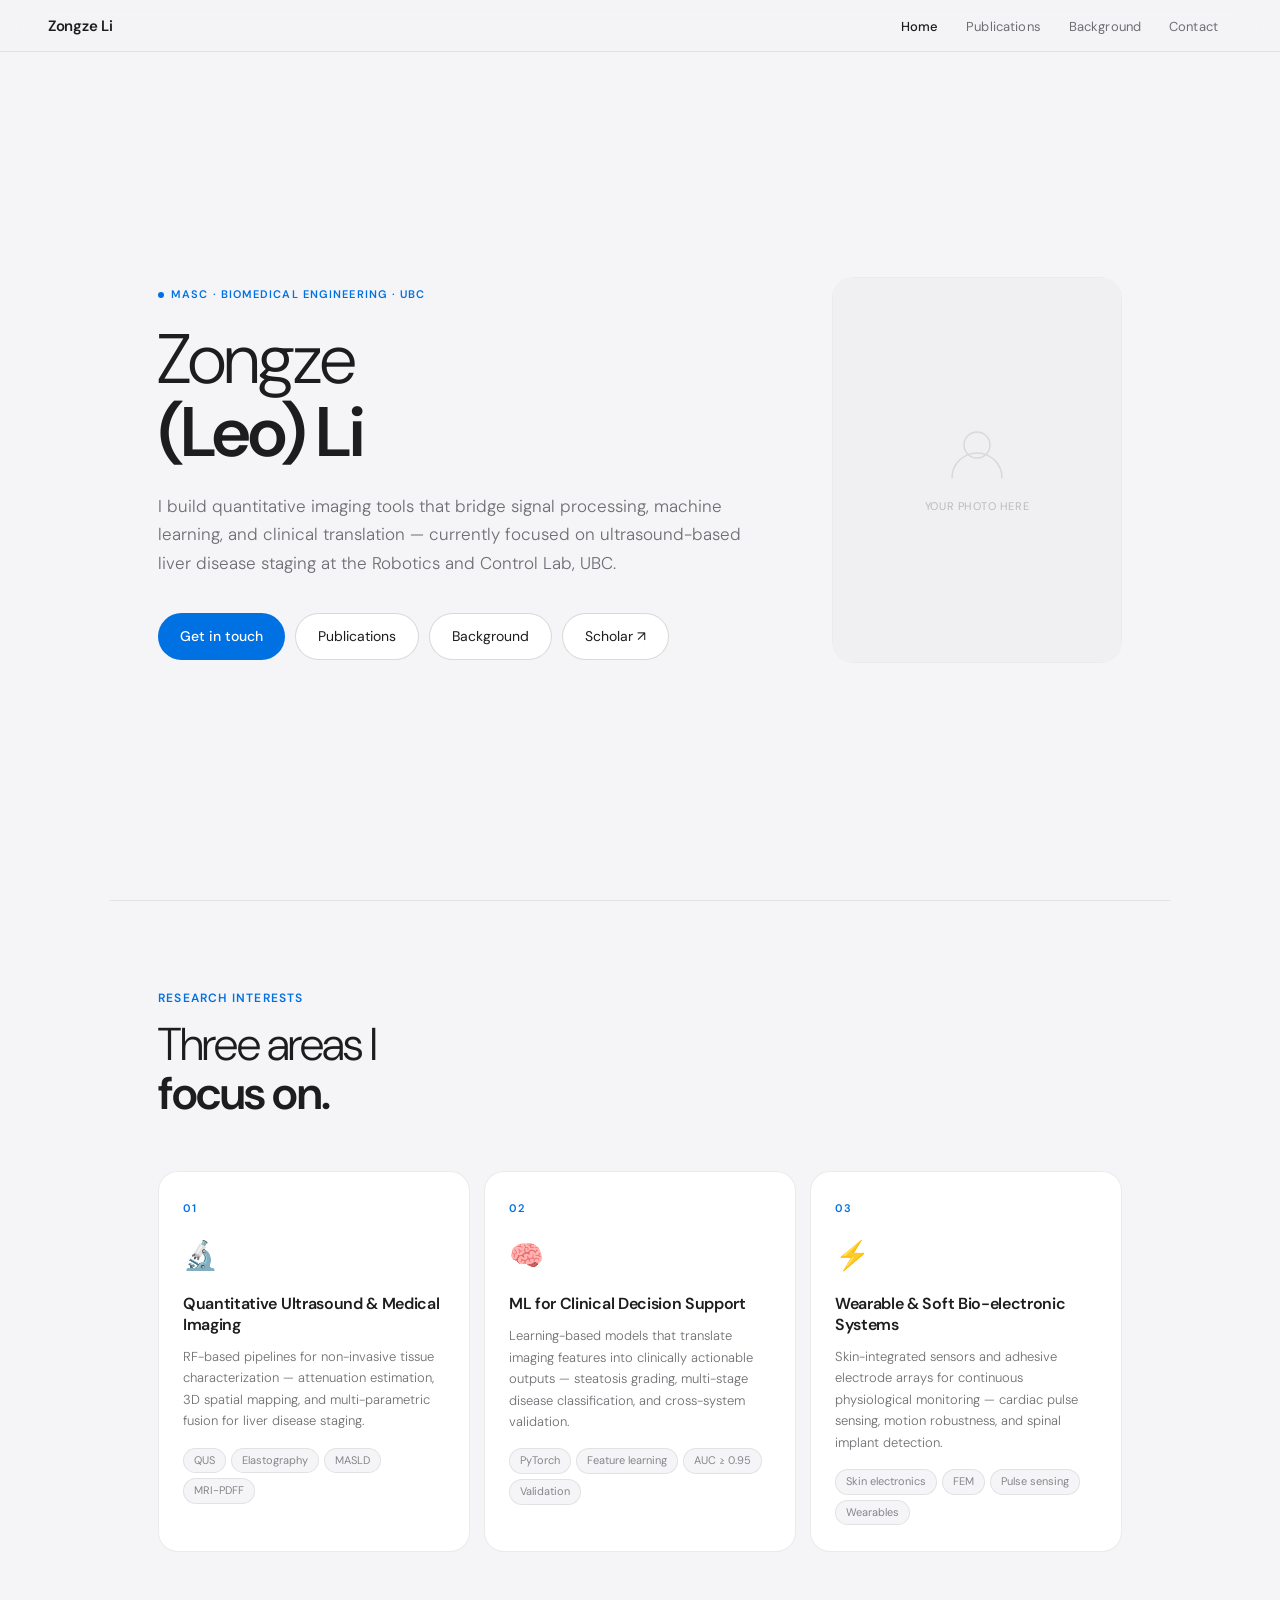
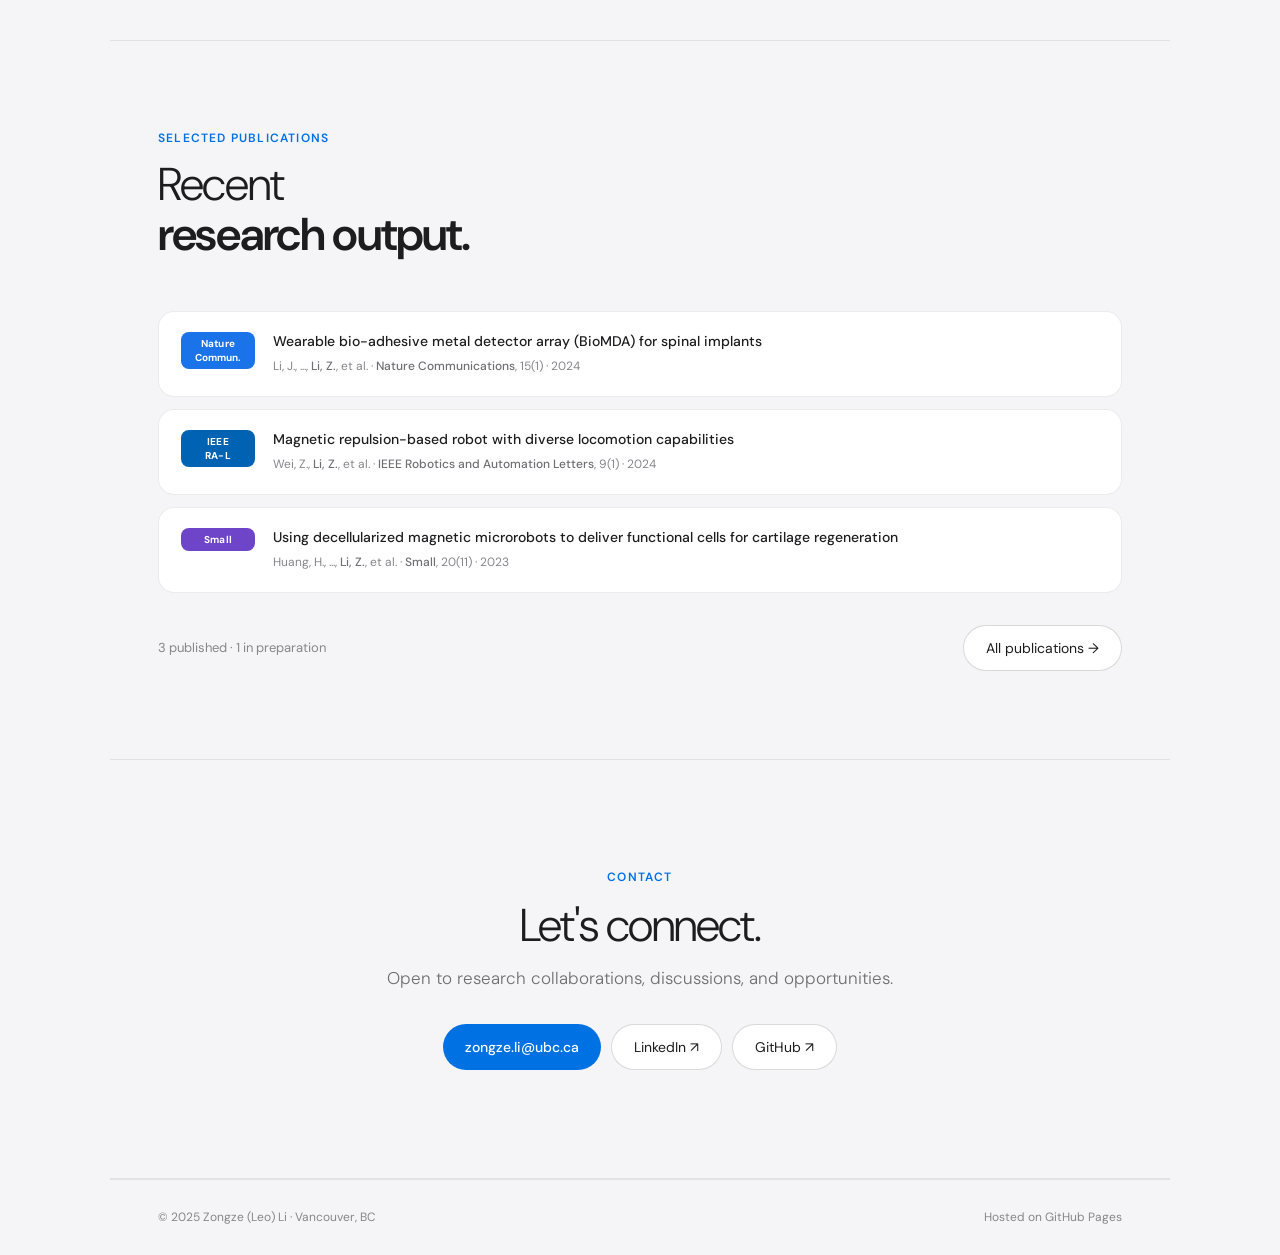
<file: index.html>
<!DOCTYPE html>
<html lang="en">
<head>
  <meta charset="UTF-8" />
  <meta name="viewport" content="width=device-width, initial-scale=1.0" />
  <title>Zongze (Leo) Li</title>
  <link rel="preconnect" href="https://fonts.googleapis.com" />
  <link rel="preconnect" href="https://fonts.gstatic.com" crossorigin />
  <link href="https://fonts.googleapis.com/css2?family=DM+Sans:ital,opsz,wght@0,9..40,300;0,9..40,400;0,9..40,500;0,9..40,600;1,9..40,300&display=swap" rel="stylesheet" />
  <link rel="stylesheet" href="shared.css" />
  <style>
    .hero {
      min-height: 100vh;
      display: flex;
      align-items: center;
      padding: 120px 0 80px;
    }
    .hero-inner {
      display: grid;
      grid-template-columns: 1fr 290px;
      gap: 80px;
      align-items: center;
    }
    .hero-tag {
      display: inline-flex;
      align-items: center;
      gap: 7px;
      font-size: 11px;
      color: var(--accent);
      font-weight: 600;
      margin-bottom: 20px;
      letter-spacing: 0.1em;
      text-transform: uppercase;
    }
    .hero-tag::before {
      content: '';
      width: 6px; height: 6px;
      background: var(--accent);
      border-radius: 50%;
      flex-shrink: 0;
    }
    .hero h1 {
      font-size: clamp(44px, 5.5vw, 70px);
      font-weight: 300;
      line-height: 1.04;
      letter-spacing: -0.03em;
      color: var(--text);
    }
    .hero h1 strong { font-weight: 600; }
    .hero-bio {
      font-size: 17px;
      color: var(--text-muted);
      font-weight: 300;
      margin: 22px 0 36px;
      line-height: 1.68;
    }
    .hero-links { display: flex; gap: 10px; flex-wrap: wrap; }

    .photo-frame {
      width: 100%;
      aspect-ratio: 3/4;
      border-radius: 22px;
      background: var(--surface);
      border: 0.5px solid var(--border);
      overflow: hidden;
    }
    .photo-frame img { width: 100%; height: 100%; object-fit: cover; display: block; }
    .photo-placeholder {
      width: 100%; height: 100%;
      display: flex;
      flex-direction: column;
      align-items: center;
      justify-content: center;
      gap: 14px;
      background: var(--surface2);
    }
    .photo-placeholder svg { opacity: 0.22; }
    .photo-placeholder span {
      font-size: 11px; color: var(--text-light);
      letter-spacing: 0.05em; text-transform: uppercase; opacity: 0.5;
    }

    /* Research areas */
    .area-grid { display: grid; grid-template-columns: repeat(3,1fr); gap: 14px; }
    .area-card {
      background: var(--surface);
      border: 0.5px solid var(--border);
      border-radius: 20px;
      padding: 28px 24px 26px;
      transition: border-color 0.2s, transform 0.22s;
    }
    .area-card:hover { border-color: var(--border-strong); transform: translateY(-3px); }
    .area-num {
      font-size: 11px; font-weight: 600; color: var(--accent);
      letter-spacing: 0.1em; text-transform: uppercase; margin-bottom: 16px;
    }
    .area-emoji { font-size: 28px; margin-bottom: 16px; display: block; }
    .area-card h3 {
      font-size: 16px; font-weight: 600; color: var(--text);
      letter-spacing: -0.02em; margin-bottom: 10px; line-height: 1.3;
    }
    .area-card p {
      font-size: 13px; color: var(--text-muted); line-height: 1.65; font-weight: 300;
    }
    .area-tags { display: flex; flex-wrap: wrap; gap: 5px; margin-top: 16px; }
    .area-tag {
      font-size: 11px; font-weight: 400; color: var(--text-light);
      background: var(--bg); border: 0.5px solid var(--border);
      border-radius: 980px; padding: 3px 10px;
    }

    /* Pubs summary */
    .pub-list { display: flex; flex-direction: column; gap: 12px; margin-bottom: 32px; }
    .pub-item {
      display: grid; grid-template-columns: 74px 1fr;
      gap: 18px; align-items: start;
      background: var(--surface); border: 0.5px solid var(--border);
      border-radius: 16px; padding: 20px 22px;
      transition: border-color 0.2s;
      text-decoration: none; color: inherit;
    }
    .pub-item:hover { border-color: var(--border-strong); }
    .pub-badge {
      font-size: 10px; font-weight: 700; color: #fff;
      border-radius: 8px; padding: 5px 8px;
      text-align: center; line-height: 1.35; letter-spacing: 0.01em;
    }
    .pub-badge.nature { background: #1a73e8; }
    .pub-badge.ieee   { background: #0062b2; }
    .pub-badge.small  { background: #6e44c8; }
    .pub-title { font-size: 14px; font-weight: 500; color: var(--text); line-height: 1.4; margin-bottom: 5px; }
    .pub-venue { font-size: 12px; color: var(--text-light); }
    .pub-venue strong { color: var(--text-muted); font-weight: 500; }
    .pubs-footer { display: flex; align-items: center; justify-content: space-between; }
    .pubs-count { font-size: 13px; color: var(--text-light); }

    /* Contact */
    .contact-wrap { text-align: center; padding: 20px 0; }
    .contact-wrap p { font-size: 17px; color: var(--text-muted); font-weight: 300; margin-bottom: 32px; line-height: 1.6; }

    @media (max-width: 860px) {
      .hero-inner { grid-template-columns: 1fr; gap: 40px; }
      .photo-frame { max-width: 180px; aspect-ratio: 1; border-radius: 50%; margin: 0 auto; }
      .hero-photo { order: -1; }
      .area-grid { grid-template-columns: 1fr; }
    }
  </style>
</head>
<body>

<nav>
  <a class="nav-logo" href="index.html">Zongze Li</a>
  <ul class="nav-links">
    <li><a href="index.html" class="active">Home</a></li>
    <li><a href="publications.html">Publications</a></li>
    <li><a href="background.html">Background</a></li>
    <li><a href="index.html#contact">Contact</a></li>
  </ul>
</nav>

<!-- ── Hero ────────────────────────────────────── -->
<section class="hero">
  <div class="container">
    <div class="hero-inner">
      <div class="hero-text">
        <div class="hero-tag">MASc · Biomedical Engineering · UBC</div>
        <h1>Zongze<br><strong>(Leo) Li</strong></h1>
        <p class="hero-bio">
          I build quantitative imaging tools that bridge signal processing, machine learning, and clinical translation — currently focused on ultrasound-based liver disease staging at the Robotics and Control Lab, UBC.
        </p>
        <div class="hero-links">
          <a class="btn-primary" href="#contact">Get in touch</a>
          <a class="btn-secondary" href="publications.html">Publications</a>
          <a class="btn-secondary" href="background.html">Background</a>
          <a class="btn-secondary" href="https://scholar.google.com" target="_blank">Scholar ↗</a>
        </div>
      </div>
      <div class="hero-photo">
        <div class="photo-frame">
          <!-- Replace with: <img src="photo.jpg" alt="Zongze Li" /> -->
          <div class="photo-placeholder">
            <svg width="60" height="60" viewBox="0 0 60 60" fill="none" xmlns="http://www.w3.org/2000/svg">
              <circle cx="30" cy="21" r="13" stroke="#86868b" stroke-width="1.5"/>
              <path d="M5 54c0-13.807 11.193-25 25-25s25 11.193 25 25" stroke="#86868b" stroke-width="1.5" stroke-linecap="round"/>
            </svg>
            <span>Your photo here</span>
          </div>
        </div>
      </div>
    </div>
  </div>
</section>

<div class="divider"></div>

<!-- ── Research Areas ───────────────────────────── -->
<section id="research">
  <div class="container">
    <div class="section-label">Research Interests</div>
    <h2 class="section-title">Three areas I<br><strong>focus on.</strong></h2>
    <div class="area-grid">

      <div class="area-card fade-in">
        <div class="area-num">01</div>
        <span class="area-emoji">🔬</span>
        <h3>Quantitative Ultrasound & Medical Imaging</h3>
        <p>RF-based pipelines for non-invasive tissue characterization — attenuation estimation, 3D spatial mapping, and multi-parametric fusion for liver disease staging.</p>
        <div class="area-tags">
          <span class="area-tag">QUS</span>
          <span class="area-tag">Elastography</span>
          <span class="area-tag">MASLD</span>
          <span class="area-tag">MRI-PDFF</span>
        </div>
      </div>

      <div class="area-card fade-in">
        <div class="area-num">02</div>
        <span class="area-emoji">🧠</span>
        <h3>ML for Clinical Decision Support</h3>
        <p>Learning-based models that translate imaging features into clinically actionable outputs — steatosis grading, multi-stage disease classification, and cross-system validation.</p>
        <div class="area-tags">
          <span class="area-tag">PyTorch</span>
          <span class="area-tag">Feature learning</span>
          <span class="area-tag">AUC ≥ 0.95</span>
          <span class="area-tag">Validation</span>
        </div>
      </div>

      <div class="area-card fade-in">
        <div class="area-num">03</div>
        <span class="area-emoji">⚡</span>
        <h3>Wearable & Soft Bio-electronic Systems</h3>
        <p>Skin-integrated sensors and adhesive electrode arrays for continuous physiological monitoring — cardiac pulse sensing, motion robustness, and spinal implant detection.</p>
        <div class="area-tags">
          <span class="area-tag">Skin electronics</span>
          <span class="area-tag">FEM</span>
          <span class="area-tag">Pulse sensing</span>
          <span class="area-tag">Wearables</span>
        </div>
      </div>

    </div>
  </div>
</section>

<div class="divider"></div>

<!-- ── Publications Summary ──────────────────────── -->
<section id="pubs-summary">
  <div class="container">
    <div class="section-label">Selected Publications</div>
    <h2 class="section-title">Recent<br><strong>research output.</strong></h2>

    <div class="pub-list">
      <a class="pub-item fade-in" href="https://doi.org/10.1038/s41467-024-51987-2" target="_blank">
        <div class="pub-badge nature">Nature<br>Commun.</div>
        <div>
          <div class="pub-title">Wearable bio-adhesive metal detector array (BioMDA) for spinal implants</div>
          <div class="pub-venue">Li, J., ..., <strong>Li, Z.</strong>, et al. · <strong>Nature Communications</strong>, 15(1) · 2024</div>
        </div>
      </a>
      <a class="pub-item fade-in" href="https://ieeexplore.ieee.org/document/10323167" target="_blank">
        <div class="pub-badge ieee">IEEE<br>RA-L</div>
        <div>
          <div class="pub-title">Magnetic repulsion-based robot with diverse locomotion capabilities</div>
          <div class="pub-venue">Wei, Z., <strong>Li, Z.</strong>, et al. · <strong>IEEE Robotics and Automation Letters</strong>, 9(1) · 2024</div>
        </div>
      </a>
      <a class="pub-item fade-in" href="https://doi.org/10.1002/smll.202304088" target="_blank">
        <div class="pub-badge small">Small</div>
        <div>
          <div class="pub-title">Using decellularized magnetic microrobots to deliver functional cells for cartilage regeneration</div>
          <div class="pub-venue">Huang, H., ..., <strong>Li, Z.</strong>, et al. · <strong>Small</strong>, 20(11) · 2023</div>
        </div>
      </a>
    </div>

    <div class="pubs-footer">
      <span class="pubs-count">3 published · 1 in preparation</span>
      <a class="btn-secondary" href="publications.html">All publications →</a>
    </div>
  </div>
</section>

<div class="divider"></div>

<!-- ── Contact ───────────────────────────────────── -->
<section id="contact">
  <div class="container">
    <div class="contact-wrap">
      <div class="section-label" style="justify-content:center;display:flex;margin-bottom:14px;">Contact</div>
      <h2 class="section-title" style="margin-bottom:14px;">Let's connect.</h2>
      <p>Open to research collaborations, discussions, and opportunities.</p>
      <div class="hero-links" style="justify-content:center;">
        <a class="btn-primary" href="mailto:zongze.li@ubc.ca">zongze.li@ubc.ca</a>
        <a class="btn-secondary" href="https://www.linkedin.com/in/zongze-li" target="_blank">LinkedIn ↗</a>
        <a class="btn-secondary" href="https://github.com/zongzeli" target="_blank">GitHub ↗</a>
      </div>
    </div>
  </div>
</section>

<div class="divider"></div>
<footer class="container">
  <p>© 2025 Zongze (Leo) Li · Vancouver, BC</p>
  <p>Hosted on GitHub Pages</p>
</footer>

<script>
  const obs = new IntersectionObserver((entries) => {
    entries.forEach((e, i) => {
      if (e.isIntersecting) setTimeout(() => e.target.classList.add('visible'), i * 90);
    });
  }, { threshold: 0.08 });
  document.querySelectorAll('.fade-in').forEach(el => obs.observe(el));
</script>
</body>
</html>
</file>
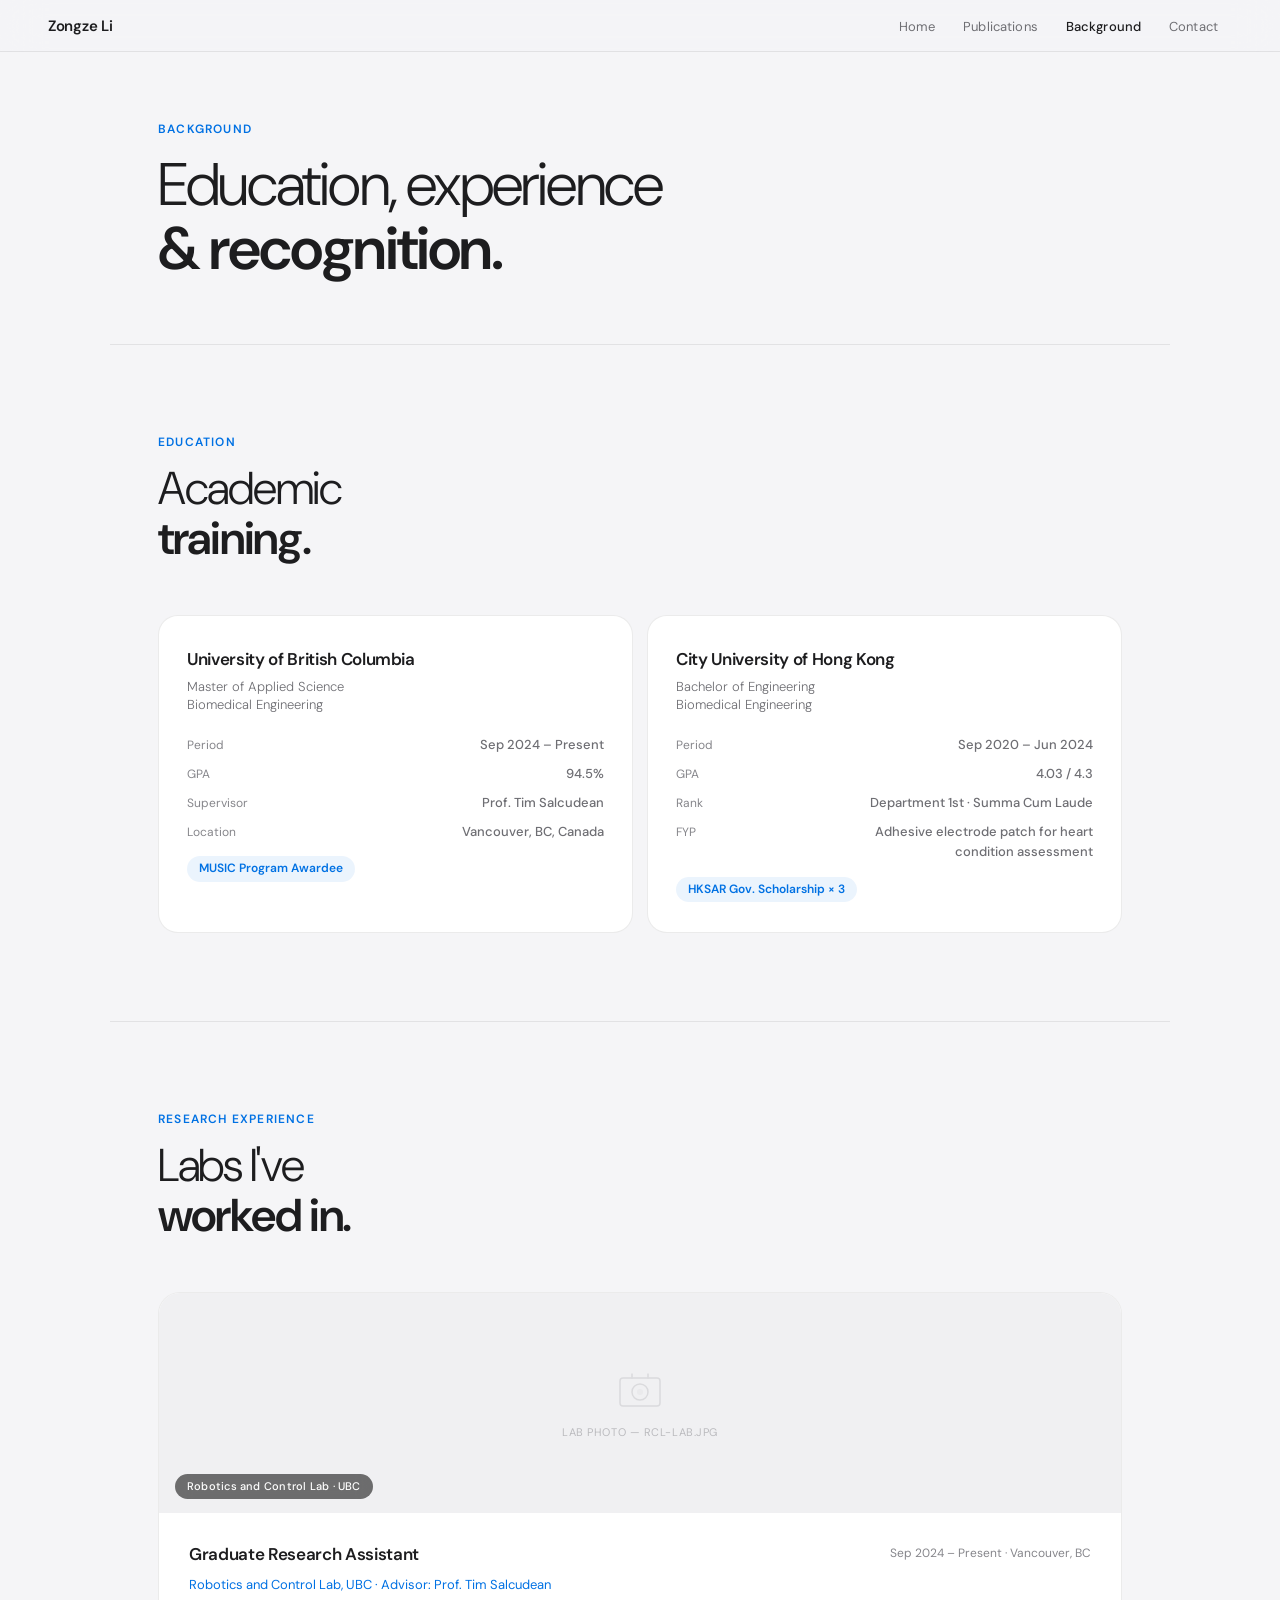
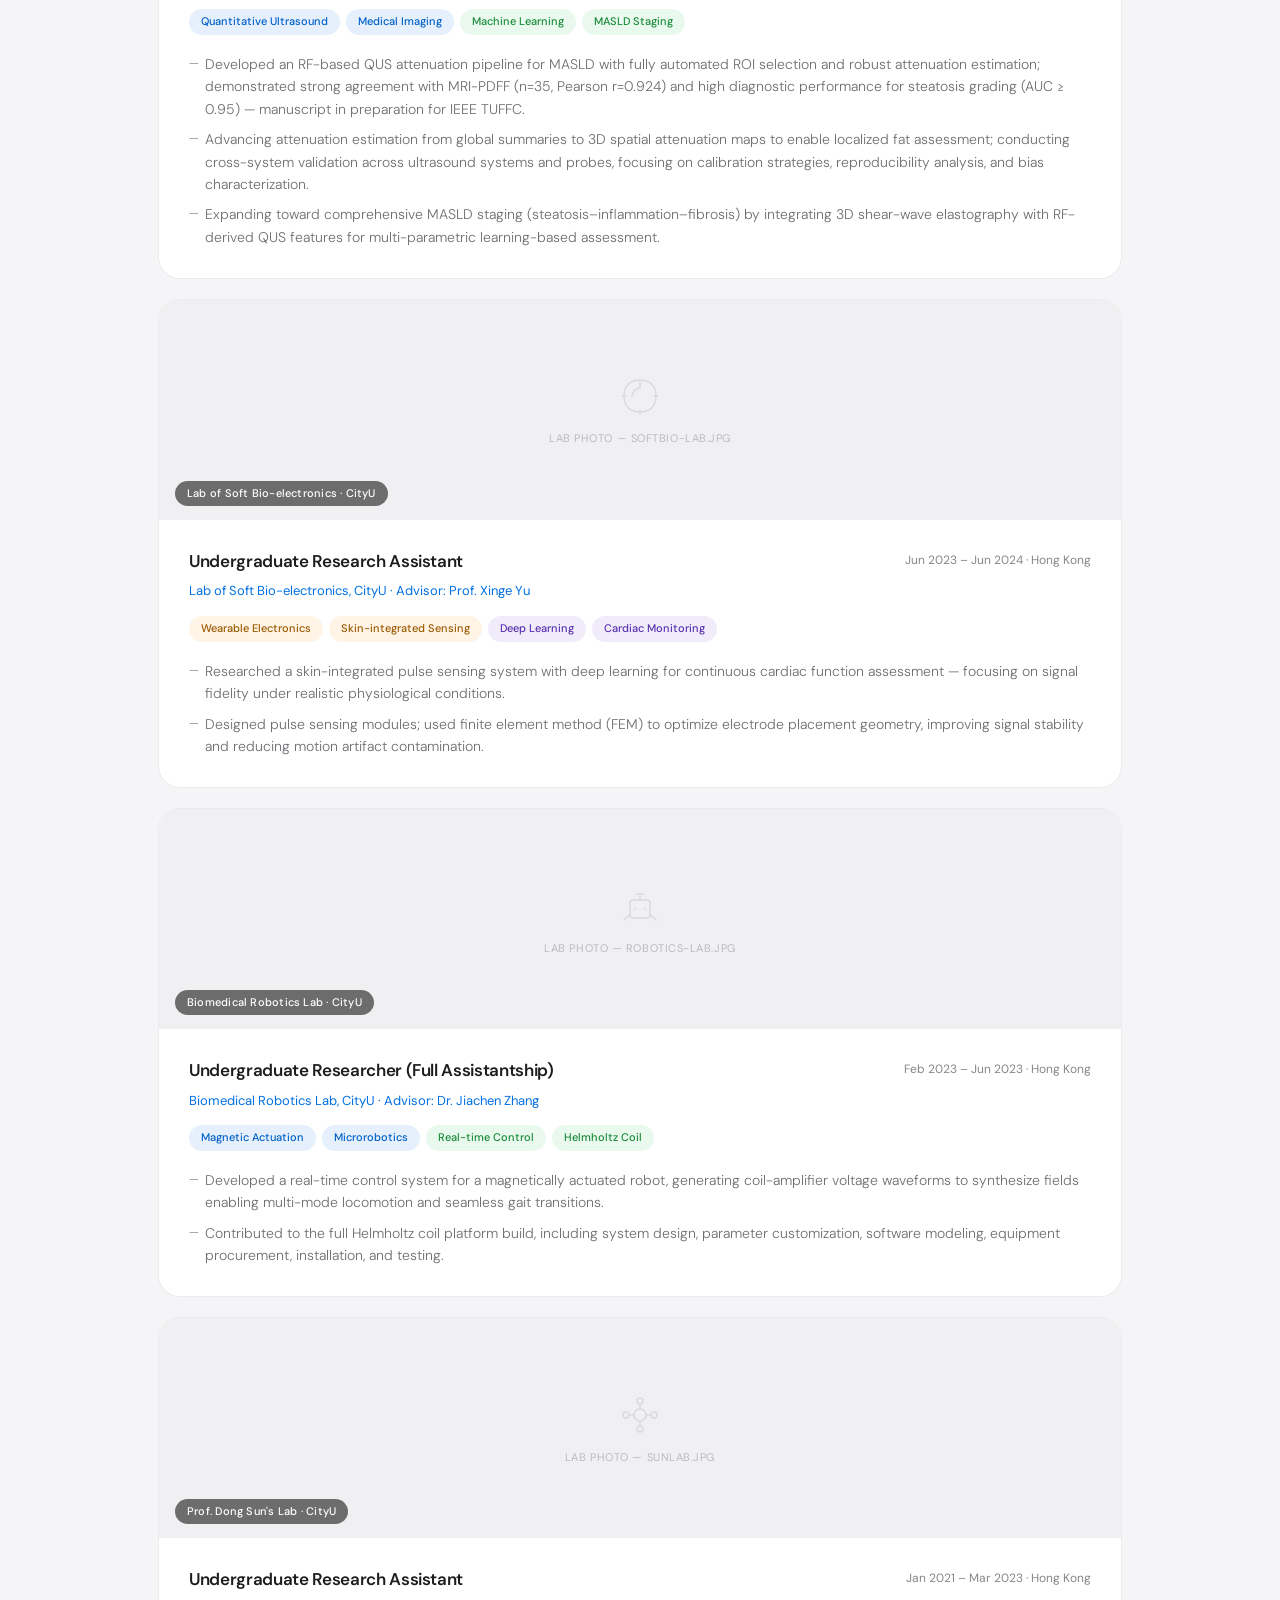
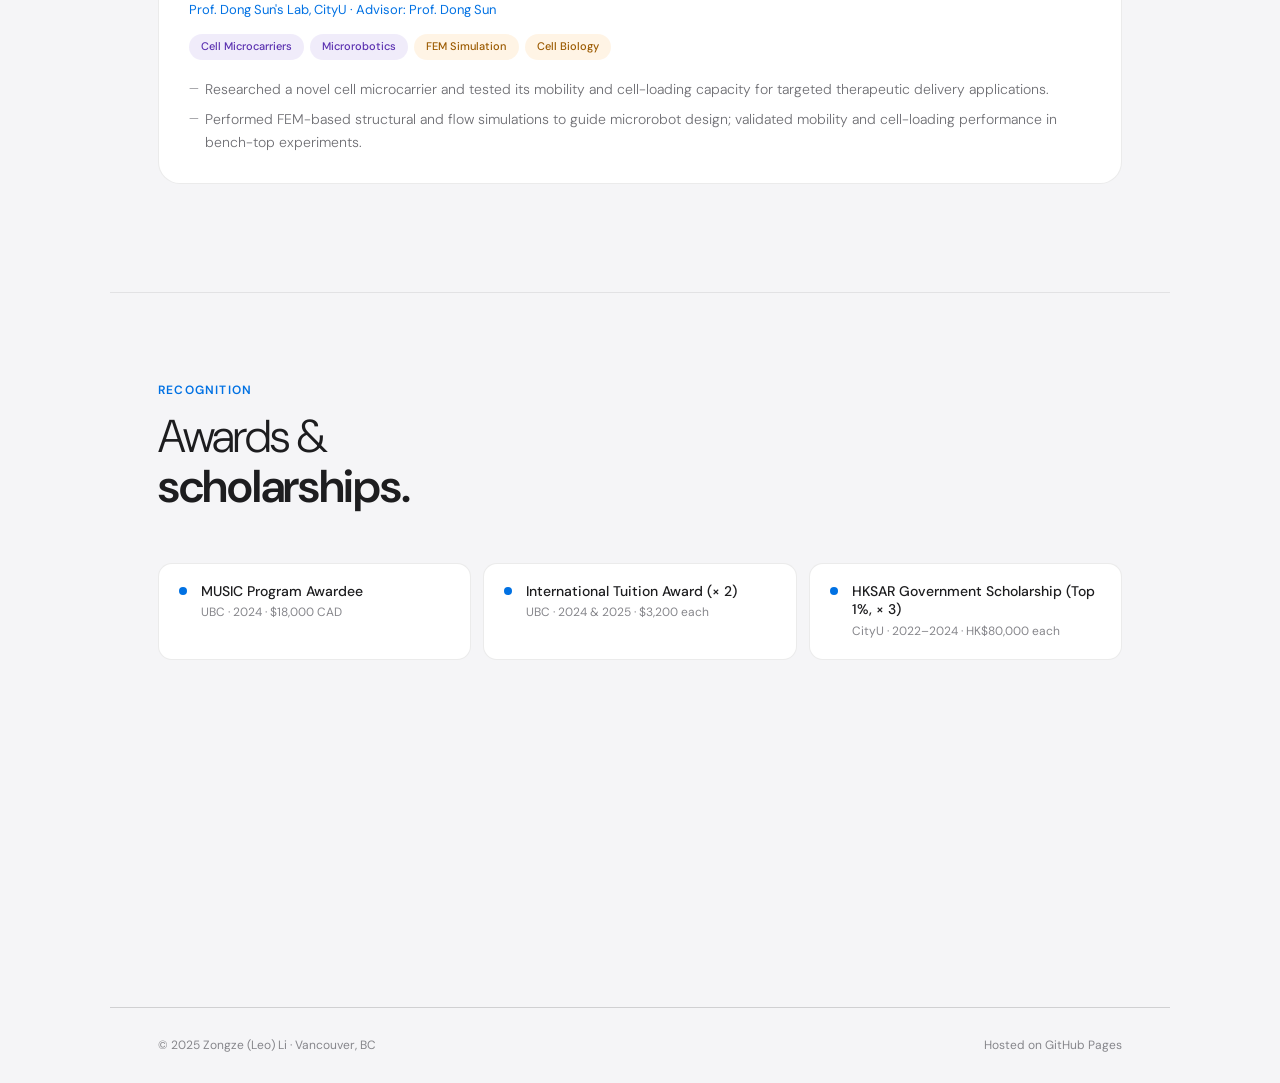
<file: background.html>
<!DOCTYPE html>
<html lang="en">
<head>
  <meta charset="UTF-8" />
  <meta name="viewport" content="width=device-width, initial-scale=1.0" />
  <title>Background · Zongze (Leo) Li</title>
  <link rel="preconnect" href="https://fonts.googleapis.com" />
  <link rel="preconnect" href="https://fonts.gstatic.com" crossorigin />
  <link href="https://fonts.googleapis.com/css2?family=DM+Sans:ital,opsz,wght@0,9..40,300;0,9..40,400;0,9..40,500;0,9..40,600;1,9..40,300&display=swap" rel="stylesheet" />
  <link rel="stylesheet" href="shared.css" />
  <style>
    /* ── Education ── */
    .edu-grid {
      display: grid;
      grid-template-columns: 1fr 1fr;
      gap: 14px;
    }
    .edu-card {
      background: var(--surface);
      border: 0.5px solid var(--border);
      border-radius: 20px;
      padding: 30px 28px;
    }
    .edu-school {
      font-size: 17px; font-weight: 600; color: var(--text);
      letter-spacing: -0.02em; margin-bottom: 4px;
    }
    .edu-degree {
      font-size: 13px; color: var(--text-muted); font-weight: 300;
      margin-bottom: 20px; line-height: 1.45;
    }
    .edu-rows { display: flex; flex-direction: column; gap: 8px; }
    .edu-row { display: flex; justify-content: space-between; align-items: baseline; }
    .edu-lbl { font-size: 12px; color: var(--text-light); }
    .edu-val { font-size: 13px; color: var(--text-muted); font-weight: 500; text-align: right; max-width: 60%; }
    .edu-highlight {
      display: inline-flex; align-items: center; gap: 6px;
      font-size: 12px; font-weight: 600; color: var(--accent);
      background: rgba(0,113,227,0.08); border-radius: 980px; padding: 3px 12px;
      margin-top: 14px;
    }

    /* ── Awards ── */
    .awards-grid {
      display: grid;
      grid-template-columns: repeat(auto-fill, minmax(300px, 1fr));
      gap: 12px;
    }
    .award-card {
      display: flex;
      align-items: flex-start;
      gap: 14px;
      background: var(--surface);
      border: 0.5px solid var(--border);
      border-radius: 14px;
      padding: 18px 20px;
      transition: border-color 0.2s;
    }
    .award-card:hover { border-color: var(--border-strong); }
    .award-dot {
      width: 8px; height: 8px; border-radius: 50%;
      background: var(--accent); flex-shrink: 0; margin-top: 5px;
    }
    .award-title { font-size: 14px; font-weight: 500; color: var(--text); margin-bottom: 3px; line-height: 1.3; }
    .award-meta { font-size: 12px; color: var(--text-light); }

    /* ── Experience ── */
    .exp-entry {
      background: var(--surface);
      border: 0.5px solid var(--border);
      border-radius: 22px;
      overflow: hidden;
      margin-bottom: 20px;
      transition: border-color 0.2s;
    }
    .exp-entry:hover { border-color: var(--border-strong); }

    /* Lab photo banner */
    .lab-photo {
      width: 100%;
      height: 220px;
      background: var(--surface2);
      position: relative;
      overflow: hidden;
    }
    .lab-photo img {
      width: 100%; height: 100%; object-fit: cover; display: block;
    }
    .lab-photo-placeholder {
      width: 100%; height: 100%;
      display: flex; flex-direction: column;
      align-items: center; justify-content: center;
      gap: 10px;
      background: var(--surface2);
    }
    .lab-photo-placeholder svg { opacity: 0.2; }
    .lab-photo-placeholder span {
      font-size: 11px; color: var(--text-light);
      letter-spacing: 0.05em; text-transform: uppercase; opacity: 0.5;
    }
    .lab-photo-tag {
      position: absolute;
      bottom: 14px; left: 16px;
      background: rgba(0,0,0,0.55);
      -webkit-backdrop-filter: blur(8px);
      backdrop-filter: blur(8px);
      color: #fff;
      font-size: 11px; font-weight: 500;
      border-radius: 980px; padding: 4px 12px;
      letter-spacing: 0.02em;
    }

    .exp-body { padding: 28px 30px 30px; }
    .exp-header {
      display: flex;
      align-items: flex-start;
      justify-content: space-between;
      gap: 16px;
      margin-bottom: 6px;
      flex-wrap: wrap;
    }
    .exp-title { font-size: 17px; font-weight: 600; color: var(--text); letter-spacing: -0.02em; }
    .exp-period {
      font-size: 12px; color: var(--text-light); font-weight: 400;
      white-space: nowrap; padding-top: 3px;
    }
    .exp-place { font-size: 13px; color: var(--accent); font-weight: 400; margin-bottom: 14px; }

    /* Focus chips */
    .exp-focus {
      display: flex; flex-wrap: wrap; gap: 6px; margin-bottom: 18px;
    }
    .focus-chip {
      font-size: 11px; font-weight: 500;
      border-radius: 980px; padding: 4px 12px;
    }
    .focus-chip.blue  { background: rgba(0,113,227,0.10); color: #0060c7; }
    .focus-chip.green { background: rgba(52,199,89,0.10);  color: #1a8c3a; }
    .focus-chip.amber { background: rgba(255,149,0,0.10);  color: #9b5a00; }
    .focus-chip.purple{ background: rgba(110,68,200,0.10); color: #5a30b0; }
    @media (prefers-color-scheme: dark) {
      .focus-chip.blue   { color: #60aaff; }
      .focus-chip.green  { color: #4cd871; }
      .focus-chip.amber  { color: #ffb340; }
      .focus-chip.purple { color: #b590ff; }
    }

    .exp-bullets { list-style: none; display: flex; flex-direction: column; gap: 8px; }
    .exp-bullets li {
      font-size: 14px; color: var(--text-muted); font-weight: 300;
      line-height: 1.6; padding-left: 16px; position: relative;
    }
    .exp-bullets li::before {
      content: '—'; position: absolute; left: 0;
      color: var(--text-light); font-size: 12px; top: 1px;
    }

    @media (max-width: 720px) {
      .edu-grid { grid-template-columns: 1fr; }
      .exp-body { padding: 22px 20px 24px; }
    }
  </style>
</head>
<body>

<nav>
  <a class="nav-logo" href="index.html">Zongze Li</a>
  <ul class="nav-links">
    <li><a href="index.html">Home</a></li>
    <li><a href="publications.html">Publications</a></li>
    <li><a href="background.html" class="active">Background</a></li>
    <li><a href="index.html#contact">Contact</a></li>
  </ul>
</nav>

<div class="container">
  <div class="page-header">
    <div class="section-label">Background</div>
    <h1>Education, experience<br><strong>&amp; recognition.</strong></h1>
  </div>
</div>

<div class="divider"></div>

<!-- ── Education ─────────────────────────────────── -->
<section>
  <div class="container">
    <div class="section-label">Education</div>
    <h2 class="section-title">Academic<br><strong>training.</strong></h2>
    <div class="edu-grid">

      <div class="edu-card fade-in">
        <div class="edu-school">University of British Columbia</div>
        <div class="edu-degree">Master of Applied Science<br>Biomedical Engineering</div>
        <div class="edu-rows">
          <div class="edu-row">
            <span class="edu-lbl">Period</span>
            <span class="edu-val">Sep 2024 – Present</span>
          </div>
          <div class="edu-row">
            <span class="edu-lbl">GPA</span>
            <span class="edu-val">94.5%</span>
          </div>
          <div class="edu-row">
            <span class="edu-lbl">Supervisor</span>
            <span class="edu-val">Prof. Tim Salcudean</span>
          </div>
          <div class="edu-row">
            <span class="edu-lbl">Location</span>
            <span class="edu-val">Vancouver, BC, Canada</span>
          </div>
        </div>
        <div class="edu-highlight">MUSIC Program Awardee</div>
      </div>

      <div class="edu-card fade-in">
        <div class="edu-school">City University of Hong Kong</div>
        <div class="edu-degree">Bachelor of Engineering<br>Biomedical Engineering</div>
        <div class="edu-rows">
          <div class="edu-row">
            <span class="edu-lbl">Period</span>
            <span class="edu-val">Sep 2020 – Jun 2024</span>
          </div>
          <div class="edu-row">
            <span class="edu-lbl">GPA</span>
            <span class="edu-val">4.03 / 4.3</span>
          </div>
          <div class="edu-row">
            <span class="edu-lbl">Rank</span>
            <span class="edu-val">Department 1st · Summa Cum Laude</span>
          </div>
          <div class="edu-row">
            <span class="edu-lbl">FYP</span>
            <span class="edu-val">Adhesive electrode patch for heart condition assessment</span>
          </div>
        </div>
        <div class="edu-highlight">HKSAR Gov. Scholarship × 3</div>
      </div>

    </div>
  </div>
</section>

<div class="divider"></div>

<!-- ── Research Experience ────────────────────────── -->
<section>
  <div class="container">
    <div class="section-label">Research Experience</div>
    <h2 class="section-title">Labs I've<br><strong>worked in.</strong></h2>

    <!-- UBC RCL -->
    <div class="exp-entry fade-in">
      <div class="lab-photo">
        <!-- Replace with: <img src="images/rcl-lab.jpg" alt="Robotics and Control Lab, UBC" /> -->
        <div class="lab-photo-placeholder">
          <svg width="48" height="48" viewBox="0 0 48 48" fill="none" xmlns="http://www.w3.org/2000/svg">
            <rect x="4" y="12" width="40" height="28" rx="3" stroke="#86868b" stroke-width="1.5"/>
            <circle cx="24" cy="26" r="8" stroke="#86868b" stroke-width="1.5"/>
            <circle cx="24" cy="26" r="3" fill="#86868b" opacity="0.3"/>
            <path d="M16 12V8M32 12V8" stroke="#86868b" stroke-width="1.5" stroke-linecap="round"/>
          </svg>
          <span>Lab photo — rcl-lab.jpg</span>
        </div>
        <div class="lab-photo-tag">Robotics and Control Lab · UBC</div>
      </div>
      <div class="exp-body">
        <div class="exp-header">
          <div class="exp-title">Graduate Research Assistant</div>
          <div class="exp-period">Sep 2024 – Present · Vancouver, BC</div>
        </div>
        <div class="exp-place">Robotics and Control Lab, UBC · Advisor: Prof. Tim Salcudean</div>
        <div class="exp-focus">
          <span class="focus-chip blue">Quantitative Ultrasound</span>
          <span class="focus-chip blue">Medical Imaging</span>
          <span class="focus-chip green">Machine Learning</span>
          <span class="focus-chip green">MASLD Staging</span>
        </div>
        <ul class="exp-bullets">
          <li>Developed an RF-based QUS attenuation pipeline for MASLD with fully automated ROI selection and robust attenuation estimation; demonstrated strong agreement with MRI-PDFF (n=35, Pearson r=0.924) and high diagnostic performance for steatosis grading (AUC ≥ 0.95) — manuscript in preparation for IEEE TUFFC.</li>
          <li>Advancing attenuation estimation from global summaries to 3D spatial attenuation maps to enable localized fat assessment; conducting cross-system validation across ultrasound systems and probes, focusing on calibration strategies, reproducibility analysis, and bias characterization.</li>
          <li>Expanding toward comprehensive MASLD staging (steatosis–inflammation–fibrosis) by integrating 3D shear-wave elastography with RF-derived QUS features for multi-parametric learning-based assessment.</li>
        </ul>
      </div>
    </div>

    <!-- CityU Soft Bio-electronics -->
    <div class="exp-entry fade-in">
      <div class="lab-photo">
        <!-- Replace with: <img src="images/softbio-lab.jpg" alt="Lab of Soft Bio-electronics, CityU" /> -->
        <div class="lab-photo-placeholder">
          <svg width="48" height="48" viewBox="0 0 48 48" fill="none" xmlns="http://www.w3.org/2000/svg">
            <path d="M8 24 C8 14 14 8 24 8 C34 8 40 14 40 24 C40 34 34 40 24 40 C14 40 8 34 8 24Z" stroke="#86868b" stroke-width="1.5"/>
            <path d="M16 24 C16 20 20 16 24 16" stroke="#86868b" stroke-width="1.5" stroke-linecap="round"/>
            <path d="M24 16 L24 10M24 38 L24 42M10 24 L6 24M42 24 L38 24" stroke="#86868b" stroke-width="1.5" stroke-linecap="round"/>
          </svg>
          <span>Lab photo — softbio-lab.jpg</span>
        </div>
        <div class="lab-photo-tag">Lab of Soft Bio-electronics · CityU</div>
      </div>
      <div class="exp-body">
        <div class="exp-header">
          <div class="exp-title">Undergraduate Research Assistant</div>
          <div class="exp-period">Jun 2023 – Jun 2024 · Hong Kong</div>
        </div>
        <div class="exp-place">Lab of Soft Bio-electronics, CityU · Advisor: Prof. Xinge Yu</div>
        <div class="exp-focus">
          <span class="focus-chip amber">Wearable Electronics</span>
          <span class="focus-chip amber">Skin-integrated Sensing</span>
          <span class="focus-chip purple">Deep Learning</span>
          <span class="focus-chip purple">Cardiac Monitoring</span>
        </div>
        <ul class="exp-bullets">
          <li>Researched a skin-integrated pulse sensing system with deep learning for continuous cardiac function assessment — focusing on signal fidelity under realistic physiological conditions.</li>
          <li>Designed pulse sensing modules; used finite element method (FEM) to optimize electrode placement geometry, improving signal stability and reducing motion artifact contamination.</li>
        </ul>
      </div>
    </div>

    <!-- CityU Biomedical Robotics -->
    <div class="exp-entry fade-in">
      <div class="lab-photo">
        <!-- Replace with: <img src="images/robotics-lab.jpg" alt="Biomedical Robotics Lab, CityU" /> -->
        <div class="lab-photo-placeholder">
          <svg width="48" height="48" viewBox="0 0 48 48" fill="none" xmlns="http://www.w3.org/2000/svg">
            <rect x="14" y="18" width="20" height="18" rx="3" stroke="#86868b" stroke-width="1.5"/>
            <path d="M24 18V12M20 12H28" stroke="#86868b" stroke-width="1.5" stroke-linecap="round"/>
            <circle cx="19" cy="27" r="2" fill="#86868b" opacity="0.4"/>
            <circle cx="29" cy="27" r="2" fill="#86868b" opacity="0.4"/>
            <path d="M14 32 L8 38M34 32 L40 38" stroke="#86868b" stroke-width="1.5" stroke-linecap="round"/>
          </svg>
          <span>Lab photo — robotics-lab.jpg</span>
        </div>
        <div class="lab-photo-tag">Biomedical Robotics Lab · CityU</div>
      </div>
      <div class="exp-body">
        <div class="exp-header">
          <div class="exp-title">Undergraduate Researcher (Full Assistantship)</div>
          <div class="exp-period">Feb 2023 – Jun 2023 · Hong Kong</div>
        </div>
        <div class="exp-place">Biomedical Robotics Lab, CityU · Advisor: Dr. Jiachen Zhang</div>
        <div class="exp-focus">
          <span class="focus-chip blue">Magnetic Actuation</span>
          <span class="focus-chip blue">Microrobotics</span>
          <span class="focus-chip green">Real-time Control</span>
          <span class="focus-chip green">Helmholtz Coil</span>
        </div>
        <ul class="exp-bullets">
          <li>Developed a real-time control system for a magnetically actuated robot, generating coil-amplifier voltage waveforms to synthesize fields enabling multi-mode locomotion and seamless gait transitions.</li>
          <li>Contributed to the full Helmholtz coil platform build, including system design, parameter customization, software modeling, equipment procurement, installation, and testing.</li>
        </ul>
      </div>
    </div>

    <!-- CityU Dong Sun Lab -->
    <div class="exp-entry fade-in">
      <div class="lab-photo">
        <!-- Replace with: <img src="images/sunlab.jpg" alt="Prof. Dong Sun's Lab, CityU" /> -->
        <div class="lab-photo-placeholder">
          <svg width="48" height="48" viewBox="0 0 48 48" fill="none" xmlns="http://www.w3.org/2000/svg">
            <circle cx="24" cy="24" r="6" stroke="#86868b" stroke-width="1.5"/>
            <circle cx="24" cy="10" r="3" stroke="#86868b" stroke-width="1.5"/>
            <circle cx="24" cy="38" r="3" stroke="#86868b" stroke-width="1.5"/>
            <circle cx="10" cy="24" r="3" stroke="#86868b" stroke-width="1.5"/>
            <circle cx="38" cy="24" r="3" stroke="#86868b" stroke-width="1.5"/>
            <path d="M24 18V13M24 30V35M18 24H13M30 24H35" stroke="#86868b" stroke-width="1.5" stroke-linecap="round"/>
          </svg>
          <span>Lab photo — sunlab.jpg</span>
        </div>
        <div class="lab-photo-tag">Prof. Dong Sun's Lab · CityU</div>
      </div>
      <div class="exp-body">
        <div class="exp-header">
          <div class="exp-title">Undergraduate Research Assistant</div>
          <div class="exp-period">Jan 2021 – Mar 2023 · Hong Kong</div>
        </div>
        <div class="exp-place">Prof. Dong Sun's Lab, CityU · Advisor: Prof. Dong Sun</div>
        <div class="exp-focus">
          <span class="focus-chip purple">Cell Microcarriers</span>
          <span class="focus-chip purple">Microrobotics</span>
          <span class="focus-chip amber">FEM Simulation</span>
          <span class="focus-chip amber">Cell Biology</span>
        </div>
        <ul class="exp-bullets">
          <li>Researched a novel cell microcarrier and tested its mobility and cell-loading capacity for targeted therapeutic delivery applications.</li>
          <li>Performed FEM-based structural and flow simulations to guide microrobot design; validated mobility and cell-loading performance in bench-top experiments.</li>
        </ul>
      </div>
    </div>

  </div>
</section>

<div class="divider"></div>

<!-- ── Awards ─────────────────────────────────────── -->
<section>
  <div class="container">
    <div class="section-label">Recognition</div>
    <h2 class="section-title">Awards &<br><strong>scholarships.</strong></h2>
    <div class="awards-grid">

      <div class="award-card fade-in">
        <div class="award-dot"></div>
        <div>
          <div class="award-title">MUSIC Program Awardee</div>
          <div class="award-meta">UBC · 2024 · $18,000 CAD</div>
        </div>
      </div>
      <div class="award-card fade-in">
        <div class="award-dot"></div>
        <div>
          <div class="award-title">International Tuition Award (× 2)</div>
          <div class="award-meta">UBC · 2024 &amp; 2025 · $3,200 each</div>
        </div>
      </div>
      <div class="award-card fade-in">
        <div class="award-dot"></div>
        <div>
          <div class="award-title">HKSAR Government Scholarship (Top 1%, × 3)</div>
          <div class="award-meta">CityU · 2022–2024 · HK$80,000 each</div>
        </div>
      </div>
      <div class="award-card fade-in">
        <div class="award-dot"></div>
        <div>
          <div class="award-title">College of Engineering Dean's Scholarship (Top 1%)</div>
          <div class="award-meta">CityU · 2023 · HK$25,000</div>
        </div>
      </div>
      <div class="award-card fade-in">
        <div class="award-dot"></div>
        <div>
          <div class="award-title">ASM Pacific Technology Scholarship (Top 3%)</div>
          <div class="award-meta">CityU · 2022 · HK$12,500</div>
        </div>
      </div>
      <div class="award-card fade-in">
        <div class="award-dot"></div>
        <div>
          <div class="award-title">BME Outstanding Student Award (× 2)</div>
          <div class="award-meta">CityU · 2021 &amp; 2023</div>
        </div>
      </div>
      <div class="award-card fade-in">
        <div class="award-dot"></div>
        <div>
          <div class="award-title">CityU Talent Award (Top 10%, × 3)</div>
          <div class="award-meta">CityU · 2022–2024</div>
        </div>
      </div>

    </div>
    <div style="height: 60px;"></div>
  </div>
</section>

<div class="divider"></div>
<footer class="container">
  <p>© 2025 Zongze (Leo) Li · Vancouver, BC</p>
  <p>Hosted on GitHub Pages</p>
</footer>

<script>
  const obs = new IntersectionObserver((entries) => {
    entries.forEach((e, i) => {
      if (e.isIntersecting) setTimeout(() => e.target.classList.add('visible'), i * 90);
    });
  }, { threshold: 0.06 });
  document.querySelectorAll('.fade-in').forEach(el => obs.observe(el));
</script>
</body>
</html>
</file>
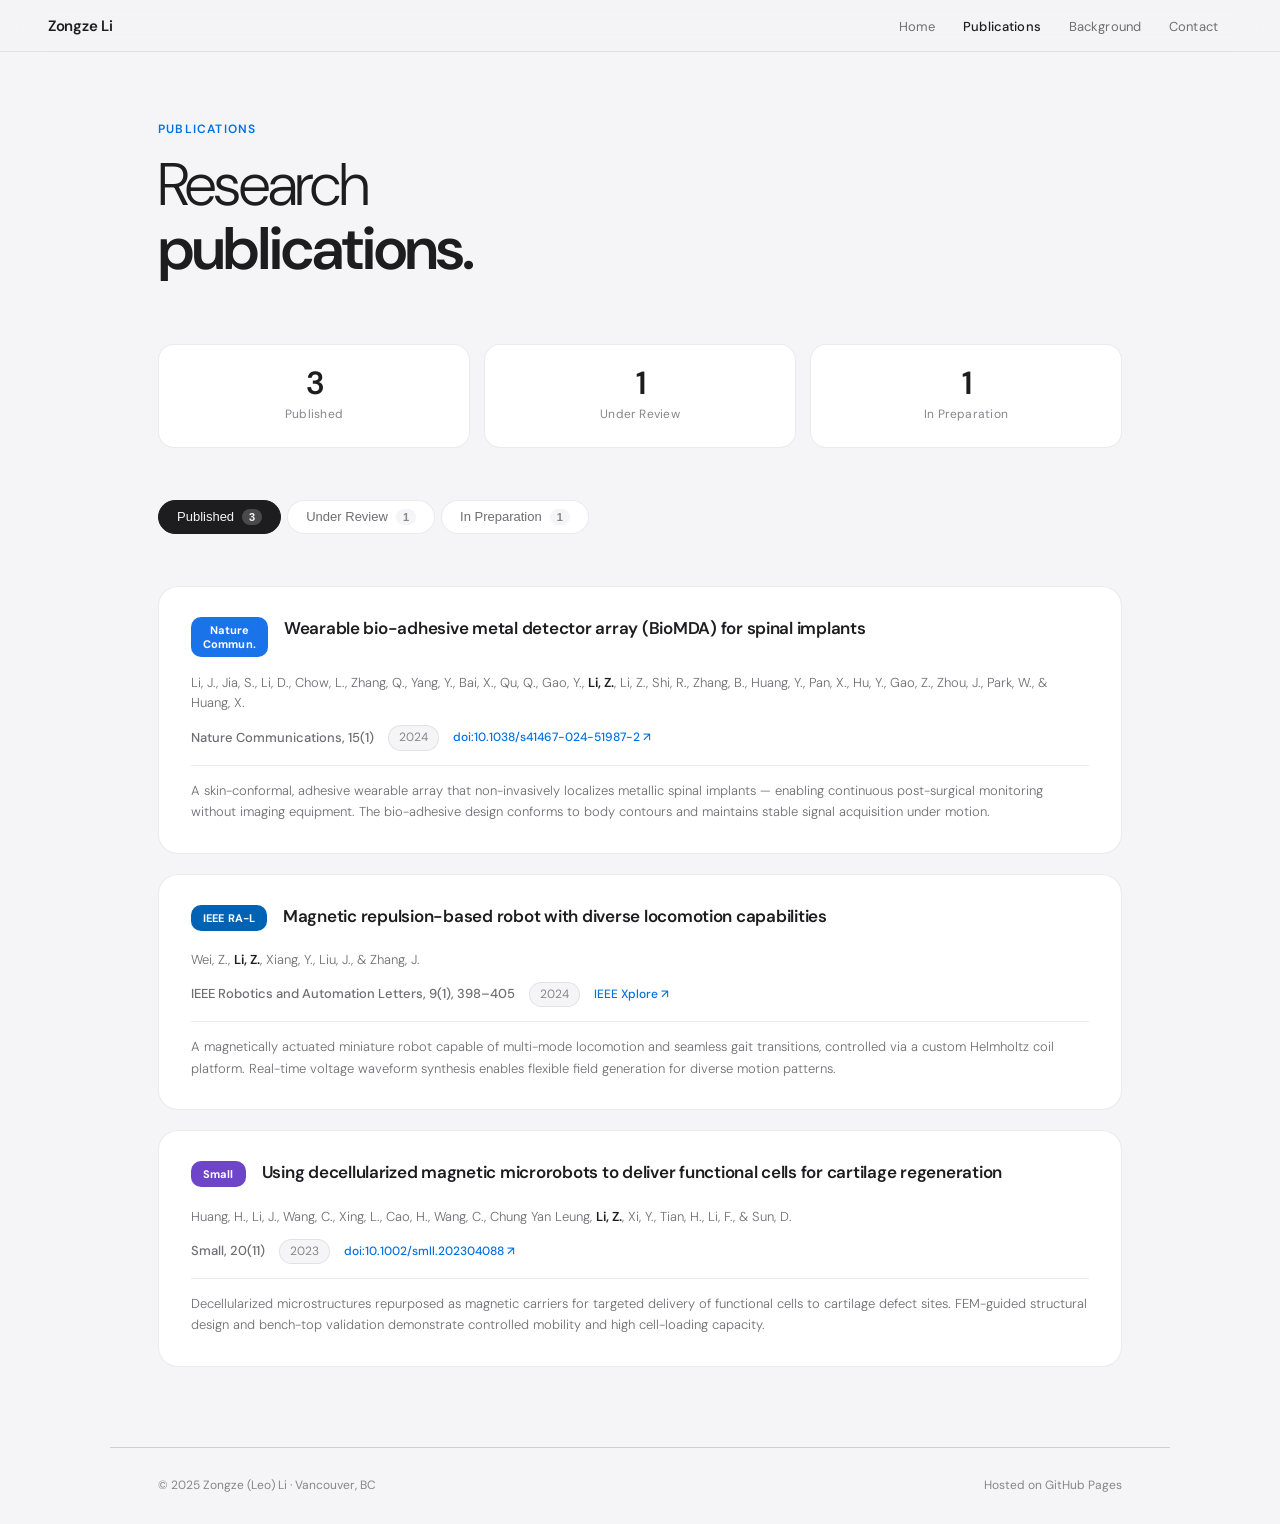
<file: publications.html>
<!DOCTYPE html>
<html lang="en">
<head>
  <meta charset="UTF-8" />
  <meta name="viewport" content="width=device-width, initial-scale=1.0" />
  <title>Publications · Zongze (Leo) Li</title>
  <link rel="preconnect" href="https://fonts.googleapis.com" />
  <link rel="preconnect" href="https://fonts.gstatic.com" crossorigin />
  <link href="https://fonts.googleapis.com/css2?family=DM+Sans:ital,opsz,wght@0,9..40,300;0,9..40,400;0,9..40,500;0,9..40,600;1,9..40,300&display=swap" rel="stylesheet" />
  <link rel="stylesheet" href="shared.css" />
  <style>
    /* Status tabs */
    .tabs {
      display: flex;
      gap: 6px;
      margin-bottom: 52px;
      flex-wrap: wrap;
    }
    .tab-btn {
      display: inline-flex;
      align-items: center;
      gap: 8px;
      padding: 8px 18px;
      border-radius: 980px;
      border: 0.5px solid var(--border);
      background: var(--surface);
      font-size: 13px;
      font-weight: 400;
      color: var(--text-muted);
      cursor: pointer;
      transition: all 0.18s;
    }
    .tab-btn:hover { background: var(--surface2); color: var(--text); }
    .tab-btn.active {
      background: var(--text);
      color: var(--bg);
      border-color: var(--text);
      font-weight: 500;
    }
    .tab-count {
      font-size: 11px;
      padding: 2px 7px;
      border-radius: 980px;
      font-weight: 600;
    }
    .tab-btn.active .tab-count { background: rgba(255,255,255,0.2); color: inherit; }
    .tab-btn:not(.active) .tab-count { background: var(--bg); color: var(--text-light); }

    /* Pub group */
    .pub-group { display: none; flex-direction: column; gap: 20px; }
    .pub-group.visible { display: flex; }

    /* Full pub card */
    .pub-card {
      background: var(--surface);
      border: 0.5px solid var(--border);
      border-radius: 20px;
      padding: 30px 32px;
      transition: border-color 0.2s;
    }
    .pub-card:hover { border-color: var(--border-strong); }

    .pub-card-top {
      display: flex;
      align-items: flex-start;
      gap: 16px;
      margin-bottom: 16px;
    }
    .pub-badge-lg {
      font-size: 11px; font-weight: 700; color: #fff;
      border-radius: 10px; padding: 6px 12px;
      text-align: center; line-height: 1.3; letter-spacing: 0.01em;
      flex-shrink: 0;
      white-space: nowrap;
    }
    .pub-badge-lg.nature { background: #1a73e8; }
    .pub-badge-lg.ieee   { background: #0062b2; }
    .pub-badge-lg.small  { background: #6e44c8; }
    .pub-badge-lg.tuffc  { background: #0a7c59; }
    .pub-badge-lg.prep   { background: #86868b; }

    .pub-card h3 {
      font-size: 17px;
      font-weight: 600;
      color: var(--text);
      line-height: 1.38;
      letter-spacing: -0.015em;
      margin-bottom: 6px;
      flex: 1;
    }
    .pub-authors {
      font-size: 13px;
      color: var(--text-muted);
      line-height: 1.55;
      font-weight: 300;
      margin-bottom: 12px;
    }
    .pub-authors strong { font-weight: 600; color: var(--text); }
    .pub-meta {
      display: flex;
      align-items: center;
      gap: 14px;
      flex-wrap: wrap;
    }
    .pub-journal {
      font-size: 13px;
      font-weight: 500;
      color: var(--text-muted);
    }
    .pub-year {
      font-size: 12px;
      color: var(--text-light);
      background: var(--bg);
      border: 0.5px solid var(--border);
      border-radius: 980px;
      padding: 2px 10px;
    }
    .pub-doi {
      font-size: 12px;
      color: var(--accent);
      text-decoration: none;
      font-weight: 500;
    }
    .pub-doi:hover { text-decoration: underline; }

    .pub-abstract {
      font-size: 13px;
      color: var(--text-muted);
      line-height: 1.65;
      font-weight: 300;
      margin-top: 14px;
      padding-top: 14px;
      border-top: 0.5px solid var(--border);
    }

    /* Status pill for under-review / in-prep */
    .status-pill {
      display: inline-flex;
      align-items: center;
      gap: 6px;
      font-size: 12px;
      font-weight: 500;
      border-radius: 980px;
      padding: 3px 12px;
    }
    .status-pill::before {
      content: '';
      width: 6px; height: 6px;
      border-radius: 50%;
      flex-shrink: 0;
    }
    .status-pill.review {
      color: #b45309;
      background: rgba(245,158,11,0.1);
    }
    .status-pill.review::before { background: #f59e0b; }
    .status-pill.prep {
      color: var(--text-light);
      background: var(--surface2);
    }
    .status-pill.prep::before { background: var(--text-light); }

    /* Stats bar */
    .stats-bar {
      display: grid;
      grid-template-columns: repeat(3, 1fr);
      gap: 14px;
      margin-bottom: 52px;
    }
    .stat-card {
      background: var(--surface);
      border: 0.5px solid var(--border);
      border-radius: 16px;
      padding: 22px 24px;
      text-align: center;
    }
    .stat-num {
      font-size: 32px;
      font-weight: 300;
      color: var(--text);
      letter-spacing: -0.04em;
      line-height: 1;
      margin-bottom: 6px;
    }
    .stat-num strong { font-weight: 600; }
    .stat-label { font-size: 12px; color: var(--text-light); letter-spacing: 0.02em; }

    @media (max-width: 600px) {
      .stats-bar { grid-template-columns: 1fr 1fr; }
      .pub-card { padding: 22px 20px; }
      .pub-card-top { flex-direction: column; gap: 10px; }
    }
  </style>
</head>
<body>

<nav>
  <a class="nav-logo" href="index.html">Zongze Li</a>
  <ul class="nav-links">
    <li><a href="index.html">Home</a></li>
    <li><a href="publications.html" class="active">Publications</a></li>
    <li><a href="background.html">Background</a></li>
    <li><a href="index.html#contact">Contact</a></li>
  </ul>
</nav>

<div class="container">
  <div class="page-header">
    <div class="section-label">Publications</div>
    <h1>Research<br><strong>publications.</strong></h1>
  </div>

  <!-- Stats -->
  <div class="stats-bar">
    <div class="stat-card fade-in">
      <div class="stat-num"><strong>3</strong></div>
      <div class="stat-label">Published</div>
    </div>
    <div class="stat-card fade-in">
      <div class="stat-num"><strong>1</strong></div>
      <div class="stat-label">Under Review</div>
    </div>
    <div class="stat-card fade-in">
      <div class="stat-num"><strong>1</strong></div>
      <div class="stat-label">In Preparation</div>
    </div>
  </div>

  <!-- Tabs -->
  <div class="tabs">
    <button class="tab-btn active" onclick="showGroup('published', this)">
      Published <span class="tab-count">3</span>
    </button>
    <button class="tab-btn" onclick="showGroup('review', this)">
      Under Review <span class="tab-count">1</span>
    </button>
    <button class="tab-btn" onclick="showGroup('prep', this)">
      In Preparation <span class="tab-count">1</span>
    </button>
  </div>

  <!-- Published -->
  <div class="pub-group visible" id="group-published">

    <div class="pub-card fade-in">
      <div class="pub-card-top">
        <div class="pub-badge-lg nature">Nature<br>Commun.</div>
        <h3>Wearable bio-adhesive metal detector array (BioMDA) for spinal implants</h3>
      </div>
      <div class="pub-authors">
        Li, J., Jia, S., Li, D., Chow, L., Zhang, Q., Yang, Y., Bai, X., Qu, Q., Gao, Y., <strong>Li, Z.</strong>, Li, Z., Shi, R., Zhang, B., Huang, Y., Pan, X., Hu, Y., Gao, Z., Zhou, J., Park, W., &amp; Huang, X.
      </div>
      <div class="pub-meta">
        <span class="pub-journal">Nature Communications, 15(1)</span>
        <span class="pub-year">2024</span>
        <a class="pub-doi" href="https://doi.org/10.1038/s41467-024-51987-2" target="_blank">doi:10.1038/s41467-024-51987-2 ↗</a>
      </div>
      <div class="pub-abstract">
        A skin-conformal, adhesive wearable array that non-invasively localizes metallic spinal implants — enabling continuous post-surgical monitoring without imaging equipment. The bio-adhesive design conforms to body contours and maintains stable signal acquisition under motion.
      </div>
    </div>

    <div class="pub-card fade-in">
      <div class="pub-card-top">
        <div class="pub-badge-lg ieee">IEEE RA-L</div>
        <h3>Magnetic repulsion-based robot with diverse locomotion capabilities</h3>
      </div>
      <div class="pub-authors">
        Wei, Z., <strong>Li, Z.</strong>, Xiang, Y., Liu, J., &amp; Zhang, J.
      </div>
      <div class="pub-meta">
        <span class="pub-journal">IEEE Robotics and Automation Letters, 9(1), 398–405</span>
        <span class="pub-year">2024</span>
        <a class="pub-doi" href="https://ieeexplore.ieee.org/document/10323167" target="_blank">IEEE Xplore ↗</a>
      </div>
      <div class="pub-abstract">
        A magnetically actuated miniature robot capable of multi-mode locomotion and seamless gait transitions, controlled via a custom Helmholtz coil platform. Real-time voltage waveform synthesis enables flexible field generation for diverse motion patterns.
      </div>
    </div>

    <div class="pub-card fade-in">
      <div class="pub-card-top">
        <div class="pub-badge-lg small">Small</div>
        <h3>Using decellularized magnetic microrobots to deliver functional cells for cartilage regeneration</h3>
      </div>
      <div class="pub-authors">
        Huang, H., Li, J., Wang, C., Xing, L., Cao, H., Wang, C., Chung Yan Leung, <strong>Li, Z.</strong>, Xi, Y., Tian, H., Li, F., &amp; Sun, D.
      </div>
      <div class="pub-meta">
        <span class="pub-journal">Small, 20(11)</span>
        <span class="pub-year">2023</span>
        <a class="pub-doi" href="https://doi.org/10.1002/smll.202304088" target="_blank">doi:10.1002/smll.202304088 ↗</a>
      </div>
      <div class="pub-abstract">
        Decellularized microstructures repurposed as magnetic carriers for targeted delivery of functional cells to cartilage defect sites. FEM-guided structural design and bench-top validation demonstrate controlled mobility and high cell-loading capacity.
      </div>
    </div>

  </div>

  <!-- Under Review -->
  <div class="pub-group" id="group-review">

    <div class="pub-card fade-in">
      <div class="pub-card-top">
        <div class="pub-badge-lg tuffc">IEEE<br>TUFFC</div>
        <h3>RF-based quantitative ultrasound attenuation pipeline for MASLD staging with automated ROI selection</h3>
      </div>
      <div class="pub-authors">
        <strong>Li, Z.</strong>, [co-authors TBD], Salcudean, T.
      </div>
      <div class="pub-meta">
        <span class="pub-journal">IEEE Transactions on Ultrasonics, Ferroelectrics, and Frequency Control</span>
        <span class="status-pill review">Under review</span>
      </div>
      <div class="pub-abstract">
        A fully automated RF-based quantitative ultrasound pipeline for non-invasive assessment of metabolic dysfunction-associated steatotic liver disease (MASLD). The method demonstrates strong agreement with MRI-PDFF (n=35, Pearson r=0.924) and high diagnostic performance for steatosis grading (AUC ≥ 0.95).
      </div>
    </div>

  </div>

  <!-- In Preparation -->
  <div class="pub-group" id="group-prep">

    <div class="pub-card fade-in">
      <div class="pub-card-top">
        <div class="pub-badge-lg prep">In Prep</div>
        <h3>3D spatial attenuation mapping and multi-parametric MASLD staging via integrated shear-wave elastography and RF-derived QUS features</h3>
      </div>
      <div class="pub-authors">
        <strong>Li, Z.</strong>, Salcudean, T. [and collaborators]
      </div>
      <div class="pub-meta">
        <span class="pub-journal">Target venue TBD</span>
        <span class="status-pill prep">In preparation</span>
      </div>
      <div class="pub-abstract">
        Extending global attenuation estimation to 3D spatial maps for localized fat assessment, combined with shear-wave elastography for comprehensive steatosis–inflammation–fibrosis staging. Includes cross-system calibration, reproducibility analysis, and bias characterization across ultrasound systems and probes.
      </div>
    </div>

  </div>

  <div style="height: 80px;"></div>
</div>

<div class="divider"></div>
<footer class="container">
  <p>© 2025 Zongze (Leo) Li · Vancouver, BC</p>
  <p>Hosted on GitHub Pages</p>
</footer>

<script>
  function showGroup(id, btn) {
    document.querySelectorAll('.pub-group').forEach(g => g.classList.remove('visible'));
    document.querySelectorAll('.tab-btn').forEach(b => b.classList.remove('active'));
    document.getElementById('group-' + id).classList.add('visible');
    btn.classList.add('active');
  }
  const obs = new IntersectionObserver((entries) => {
    entries.forEach((e, i) => {
      if (e.isIntersecting) setTimeout(() => e.target.classList.add('visible'), i * 80);
    });
  }, { threshold: 0.06 });
  document.querySelectorAll('.fade-in').forEach(el => obs.observe(el));
</script>
</body>
</html>
</file>
<file: shared.css>
*, *::before, *::after { box-sizing: border-box; margin: 0; padding: 0; }

:root {
  --bg: #f5f5f7;
  --surface: #ffffff;
  --surface2: #f0f0f2;
  --text: #1d1d1f;
  --text-muted: #6e6e73;
  --text-light: #86868b;
  --accent: #0071e3;
  --accent-hover: #0077ed;
  --border: rgba(0,0,0,0.08);
  --border-strong: rgba(0,0,0,0.15);
  --radius: 20px;
  --radius-sm: 12px;
  --max-w: 1060px;
  --pad: 48px;
}

@media (prefers-color-scheme: dark) {
  :root {
    --bg: #000;
    --surface: #1c1c1e;
    --surface2: #2c2c2e;
    --text: #f5f5f7;
    --text-muted: #98989d;
    --text-light: #6e6e73;
    --accent: #2997ff;
    --accent-hover: #48aeff;
    --border: rgba(255,255,255,0.08);
    --border-strong: rgba(255,255,255,0.14);
  }
}

html { scroll-behavior: smooth; }

body {
  font-family: 'DM Sans', -apple-system, BlinkMacSystemFont, sans-serif;
  background: var(--bg);
  color: var(--text);
  font-size: 16px;
  line-height: 1.6;
  -webkit-font-smoothing: antialiased;
}

/* ── Nav ─────────────────────────────────────── */
nav {
  position: fixed;
  top: 0; left: 0; right: 0;
  z-index: 100;
  background: rgba(245,245,247,0.82);
  -webkit-backdrop-filter: blur(20px) saturate(180%);
  backdrop-filter: blur(20px) saturate(180%);
  border-bottom: 0.5px solid var(--border);
  display: flex;
  align-items: center;
  justify-content: space-between;
  padding: 0 var(--pad);
  height: 52px;
}

@media (prefers-color-scheme: dark) {
  nav { background: rgba(0,0,0,0.82); }
}

.nav-logo {
  font-size: 15px;
  font-weight: 600;
  color: var(--text);
  text-decoration: none;
  letter-spacing: -0.02em;
}

.nav-links {
  display: flex;
  gap: 0;
  list-style: none;
}

.nav-links a {
  font-size: 13px;
  font-weight: 400;
  color: var(--text-muted);
  text-decoration: none;
  padding: 6px 14px;
  border-radius: 980px;
  transition: color 0.18s, background 0.18s;
  letter-spacing: 0.01em;
}

.nav-links a:hover { color: var(--text); background: var(--surface2); }
.nav-links a.active { color: var(--text); font-weight: 500; }

/* ── Layout ──────────────────────────────────── */
.container {
  max-width: var(--max-w);
  margin: 0 auto;
  padding-left: var(--pad);
  padding-right: var(--pad);
}

section { padding: 88px 0; }

.divider {
  max-width: var(--max-w);
  margin: 0 auto;
  height: 0.5px;
  background: var(--border);
}

/* ── Typography ──────────────────────────────── */
.section-label {
  font-size: 12px;
  font-weight: 600;
  color: var(--accent);
  letter-spacing: 0.1em;
  text-transform: uppercase;
  margin-bottom: 12px;
}

.section-title {
  font-size: clamp(30px, 4vw, 46px);
  font-weight: 300;
  letter-spacing: -0.028em;
  line-height: 1.08;
  margin-bottom: 52px;
  color: var(--text);
}

.section-title strong { font-weight: 600; }

/* ── Buttons ─────────────────────────────────── */
.btn-primary {
  display: inline-flex;
  align-items: center;
  gap: 6px;
  background: var(--accent);
  color: #fff;
  padding: 11px 22px;
  border-radius: 980px;
  font-size: 14px;
  font-weight: 500;
  text-decoration: none;
  transition: background 0.2s, transform 0.15s;
}
.btn-primary:hover { background: var(--accent-hover); transform: scale(1.02); }

.btn-secondary {
  display: inline-flex;
  align-items: center;
  gap: 6px;
  background: var(--surface);
  color: var(--text);
  padding: 11px 22px;
  border-radius: 980px;
  font-size: 14px;
  font-weight: 400;
  text-decoration: none;
  border: 0.5px solid var(--border-strong);
  transition: background 0.2s, transform 0.15s;
}
.btn-secondary:hover { background: var(--surface2); transform: scale(1.02); }

/* ── Page header (inner pages) ───────────────── */
.page-header {
  padding: 120px 0 64px;
}
.page-header .section-label { margin-bottom: 14px; }
.page-header h1 {
  font-size: clamp(36px, 5vw, 60px);
  font-weight: 300;
  letter-spacing: -0.03em;
  line-height: 1.06;
}
.page-header h1 strong { font-weight: 600; }

/* ── Fade-in ─────────────────────────────────── */
.fade-in {
  opacity: 0;
  transform: translateY(18px);
  transition: opacity 0.55s ease, transform 0.55s ease;
}
.fade-in.visible { opacity: 1; transform: translateY(0); }

/* ── Footer ──────────────────────────────────── */
footer {
  border-top: 0.5px solid var(--border);
  padding: 28px var(--pad);
  display: flex;
  justify-content: space-between;
  align-items: center;
  max-width: var(--max-w);
  margin: 0 auto;
}
footer p { font-size: 12px; color: var(--text-light); }

/* ── Responsive ──────────────────────────────── */
@media (max-width: 720px) {
  :root { --pad: 22px; }
  nav { padding: 0 22px; }
  .nav-links a { padding: 6px 10px; }
  section { padding: 64px 0; }
  footer { flex-direction: column; gap: 6px; text-align: center; }
}
</file>
